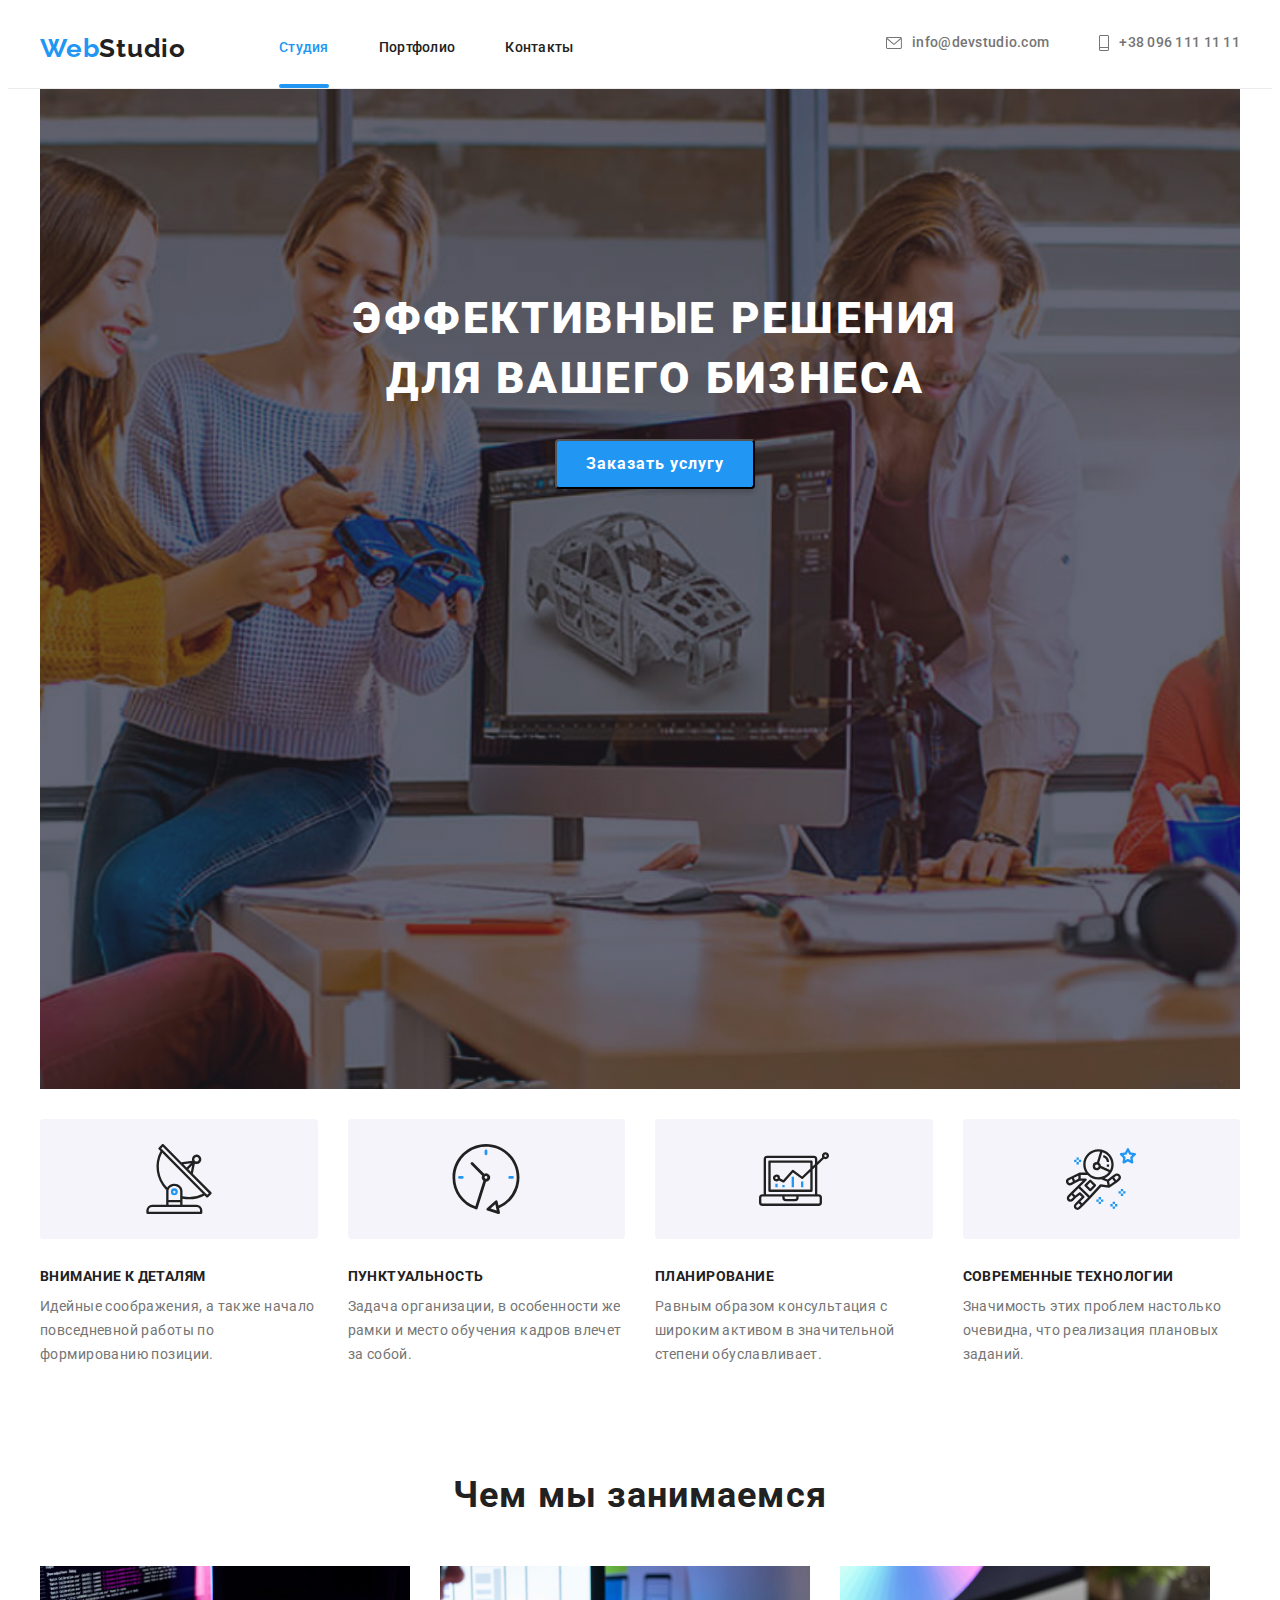
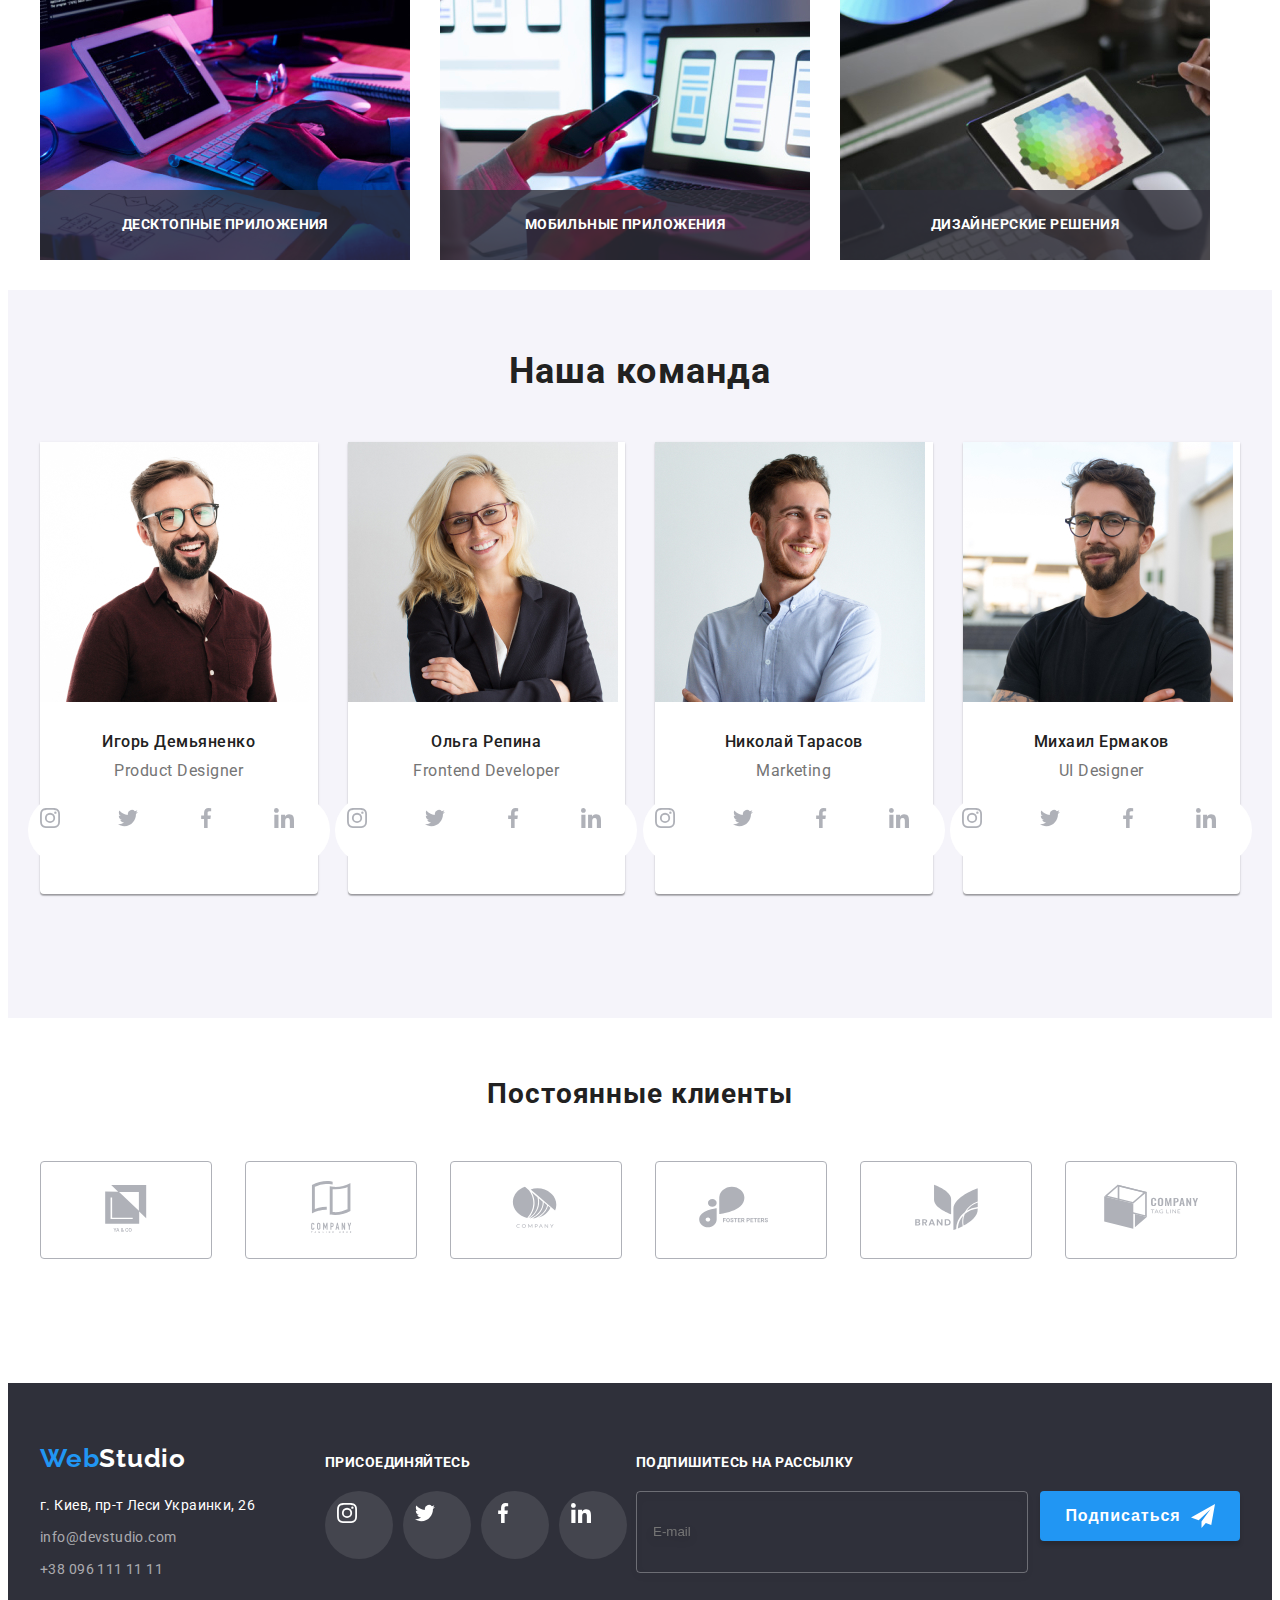
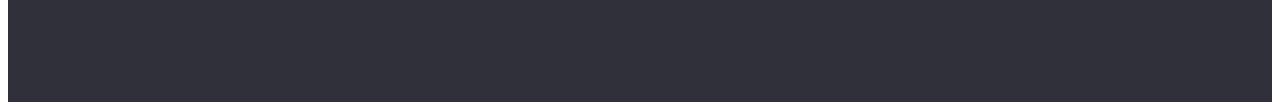
<file: index.html>
<!DOCTYPE html>
<html lang="ru">

<head>
    <meta charset="UTF-8">
    <meta http-equiv="X-UA-Compatible" content="IE=edge">
    <meta name="viewport" content="width=device-width, initial-scale=1.0">
    <title>Главная страница</title>
    <link rel="preconnect" href="https://fonts.googleapis.com">
    <link rel="preconnect" href="https://fonts.gstatic.com" crossorigin>
    <link rel="preconnect" href="https://fonts.googleapis.com">
    <link rel="preconnect" href="https://fonts.gstatic.com" crossorigin>
    <link href="https://fonts.googleapis.com/css2?family=Raleway:wght@700&family=Roboto:wght@400;500;700;900&display=swap"
        rel="stylesheet">
<link rel="stylesheet" href="https://cdnjs.cloudflare.com/ajax/libs/modern-normalize/1.1.0/modern-normalize.min.css"
    integrity="sha512-wpPYUAdjBVSE4KJnH1VR1HeZfpl1ub8YT/NKx4PuQ5NmX2tKuGu6U/JRp5y+Y8XG2tV+wKQpNHVUX03MfMFn9Q=="
    crossorigin="anonymous" referrerpolicy="no-referrer" />
    <link rel="stylesheet" href="./css/main.min.css" />
</head>

<body>
    <!-- Шапка сайта-->
   <header class="header">
      <div class="container header-flex">
<nav class="header-navigation">
    <a href="index.html" class="logo link"> Web<span class="logo__studio logo__studio--color-black">Studio</span> </a>
<ul class="header-list list">
    <li class="header-list__item"> <a href="index.html" class="header-list__link link current-index"> Студия</a></li>
    <li class="header-list__item"> <a href="portfolio.html" class="header-list__link link"> Портфолио</a></li>
    <li class="header-list__item"> <a href="" class="header-list__link link"> Контакты</a></li>
</ul>
  </nav>
<ul class="auth-nav list">
    <li class="auth-nav__item"> 
        <a href="mailto:info@devstudio.com" class="auth-nav__mail link">
        <svg class="envelope-icon" width="16px" height="12px">
            <use href="./images/symbol-defs.svg#envelope">
            </use>
        </svg>
        info@devstudio.com </a></li>
    <li class="auth-nav__item"> <a href="tel:+380961111111" class="auth-nav__tel link">
        <svg class="tel-icon" width="10px" height="16px">
            <use href="./images/symbol-defs.svg#vector">
            </use>
        </svg>
        +38 096 111 11 11</a></li>
</ul>
<div class="mob-nav container">
    <a href="index.html" class="logo link"> Web<span class="logo__studio logo__studio--color-black">Studio</span> </a>
    <button type="button" class="menu-open-btn" data-menu-open>
        <svg class="mob-menu__close-icon" width="24px" height="16px">
            <use href="./images/symbol-defs.svg#menu-open-btn"></use>
        </svg>
    </button>
</div>
      </div>
     
        <div class="mob-menu container mob-flex is-hidden" data-menu>
            <button type="button" class="menu-close-btn" data-menu-close>
                    <svg class="mob-menu__close-icon" width="19px" height="19px">
                        <use href="./images/symbol-defs.svg#close"></use>
                    </svg>
            </button>
            <ul class="mob-menu-list list">
                <li class="mob-menu-list__item"> <a href="index.html" class="mob-menu-list__link link current"> Студия</a></li>
                <li class="mob-menu-list__item"> <a href="portfolio.html" class="mob-menu-list__link link"> Портфолио</a></li>
                <li class="mob-menu-list__item"> <a href="" class="mob-menu-list__link link"> Контакты</a></li>
            </ul>
            <ul class="mob-auth-nav list">
             <li class="mob-auth-nav__item"> <a href="tel:+380961111111" class="mob-auth-nav__tel link">
                +38 096 111 11 11</a></li>
                <li class="mob-auth-nav__item">
                    <a href="mailto:info@devstudio.com" class="mob-auth-nav__mail link">
                            info@devstudio.com </a>
                </li>

            </ul>
            <ul class="mob-social-list list">
                <li class="mob-social-list__item">Instagram <span class="mob-social-list__line">|</span></li>
                <li class="mob-social-list__item">Twitter <span class="mob-social-list__line">|</span></li>
                <li class="mob-social-list__item">Facebook <span class="mob-social-list__line">|</span></li>
                <li class="mob-social-list__item">LinkedIn</li>
            </ul>
        </div>
    </header>
    <!--створити div для банера -->
    <main>
   <section class="section hero">
            <div class="container">
<h1 class="hero__title">Эффективные решения <br /> для вашего бизнеса</h1>
<button type="button" class="hero__button" data-modal-open> Заказать услугу</button>
            </div>
        </section>
        <!--Секции-->
        <!-- Приховати заголовок нижче 'Особенности'-->
        <section class="section benefits">
            <div class="container">
<h2 class="visually-hidden"> Особенности</h2>
<ul class="benefits-list list">
    <li class="benefits-list__item icon-antenna">
        <h3 class="benefits-list__item-title">Внимание к деталям</h3>
        <p class="benefits-list__text">Идейные соображения, а также начало повседневной работы по формированию позиции.</p>
    </li>
    <li class="benefits-list__item icon-clock">
        <h3 class="benefits-list__item-title">Пунктуальность</h3>
        <p class="benefits-list__text">Задача организации, в особенности же рамки и место обучения кадров влечет за собой.</p>
    </li>
    <li class="benefits-list__item icon-diagram">
        <h3 class="benefits-list__item-title">Планирование</h3>
        <p class="benefits-list__text">Равным образом консультация с широким активом в значительной степени обуславливает.</p>
    </li>
    <li class="benefits-list__item icon-astronaut">
        <h3 class="benefits-list__item-title">Современные технологии</h3>
        <p class="benefits-list__text">Значимость этих проблем настолько очевидна, что реализация плановых заданий.</p>
    </li>
</ul>
            </div>
        </section>
       <section class="products">
            <div class="container">
<h2 class="products__title"> Чем мы занимаемся</h2>
<ul class="products-list list">
    <li class="products-list__item">
        <picture>
            <source srcset="./images/products/comp-1x.jpg 1x, 
                    ./images/products/comp-2x.jpg 2x" media="(min-width: 1200px)" 
                    />
                <img src="./images/comp.jpg" alt="Програмирование" width="370" height="294">
        </picture>
       
       <div class="products-list__box"> <p class="products-list__text"> Десктопные приложения</p>
</div>
    </li>
    <li class="products-list__item">
        <picture>
            <source srcset="./images/products/apps-1x.jpg 1x, 
                            ./images/products/apps-2x.jpg 2x" media="(min-width: 1200px)" />
        <img src="./images/apps.jpg" alt="Мобильные приложения" width="370" height="294">
        </picture>
        
    <div class="products-list__box"> <p class="products-list__text"> Мобильные приложения</p>
    </div>
</li>
    <li class="products-list__item">
        <picture>
            <source srcset="./images/products/design-1x.jpg 1x, 
                                    ./images/products/design-2x.jpg 2x" media="(min-width: 1200px)" />
        <img src="./images/design.jpg" alt="Дизайн" width="370" height="294">
        </picture>
        
<div class="products-list__box"><p class="products-list__text"> Дизайнерские решения</p>
</div>
</li>
</ul>
            </div>
        </section>
        <section class="team">
            <div class="container">
<h2 class="team__title"> Наша команда</h2>
<ul class="team-list list">
    <li class="team-item">
        <picture>
            <source srcset="./images/team/ihor-1x.jpg 1x, 
            ./images/team/ihor-2x.jpg 2x"
            media="(min-width: 1200px)"/>
            <source srcset="./images/team/ihor-tab-1x.jpg 1x, 
             ./images/team/ihor-tab-2x.jpg 2x" 
             media="(min-width: 768px)" />
            <source srcset="./images/team/ihor-mob-1x.jpg 1x, 
            ./images/team/ihor-mob-2x.jpg 2x" 
            media="(min-width: 480px)" />
            <img src="./images/ihor.jpg" alt="Фото Игорь Демьяненко">
        </picture>
     
        <div class="card-team">
            <h3 class="card-team__title">Игорь Демьяненко</h3>
            <p lang="en" class="card-team__text"> Product Designer</p>
            <ul class="social list">
                <li class="social__item"> 
                    <a href="" class="social__link social__link--colors-on-light"> 
                    <svg class="social__icon" width="20px" height="20px">
                        <use href="./images/symbol-defs.svg#instagram"></use>
                    </svg>
                </a>
            </li>
                <li class="social__item">
<a href="" class="social__link social__link--colors-on-light">
    <svg class="social__icon" width="20px" height="20px">
        <use href="./images/symbol-defs.svg#twitter"></use>
    </svg>
</a>
                </li>
                <li class="social__item">
                    <a href="" class="social__link social__link--colors-on-light">
                        <svg class="social__icon" width="20px" height="20px">
                            <use href="./images/symbol-defs.svg#facebook"></use>
                        </svg>
                    </a>
                </li>
                <li class="social__item">
                    <a href="" class="social__link social__link--colors-on-light">
                        <svg class="social__icon" width="20px" height="20px">
                            <use href="./images/symbol-defs.svg#linkedin"></use>
                        </svg>
                    </a>
                </li>
            </ul>
        </div>
    
    <li class="team-item">
        <picture>
            <source srcset="./images/team/olha-1x.jpg 1x, 
                    ./images/team/olha-2x.jpg 2x" media="(min-width: 1200px)" />
            <source srcset="./images/team/olha-tab-1x.jpg 1x, 
                     ./images/team/olha-tab-2x.jpg 2x" media="(min-width: 768px)" />
            <source srcset="./images/team/olha-mob-1x.jpg 1x, 
                    ./images/team/olha-mob-2x.jpg 2x" media="(min-width: 480px)" />
            <img src="./images/olha.jpg" alt="Фото льга Репина">
        </picture>
        <div class="card-team">
<h3 class="card-team__title"> Ольга Репина</h3>
<p lang="en" class="card-team__text"> Frontend Developer</p>
<ul class="social list">
    <li class="social__item">
        <a href="" class="social__link social__link--colors-on-light">
            <svg class="social__icon" width="20px" height="20px">
                <use href="./images/symbol-defs.svg#instagram"></use>
            </svg>
        </a>
    </li>
    <li class="social__item">
        <a href="" class="social__link social__link--colors-on-light">
            <svg class="social__icon" width="20px" height="20px">
                <use href="./images/symbol-defs.svg#twitter"></use>
            </svg>
        </a>
    </li>
    <li class="social__item">
        <a href="" class="social__link social__link--colors-on-light">
            <svg class="social__icon" width="20px" height="20px">
                <use href="./images/symbol-defs.svg#facebook"></use>
            </svg>
        </a>
    </li>
    <li class="social__item">
        <a href="" class="social__link social__link--colors-on-light">
            <svg class="social__icon" width="20px" height="20px">
                <use href="./images/symbol-defs.svg#linkedin"></use>
            </svg>
        </a>
    </li>
</ul>
</div>
       
    </li>
    <li class="team-item">
            <picture>
                <source srcset="./images/team/nikola-1x.jpg 1x, 
                                ./images/team/nikola-2x.jpg 2x" media="(min-width: 1200px)" />
                <source srcset="./images/team/nikola-tab-1x.jpg 1x, 
                                 ./images/team/nikola-tab-2x.jpg 2x" media="(min-width: 768px)" />
                <source srcset="./images/team/nikola-mob-1x.jpg 1x, 
                                ./images/team/nikola-mob-2x.jpg 2x" media="(min-width: 480px)" />
    <img src="./images/nikola.jpg" alt="Фото Николай Тарасов">
            </picture>
        
        <div class="card-team">
        <h3 class="card-team__title">Николай Тарасов </h3>
        <p lang="en" class="card-team__text"> Marketing </p>
    <ul class="social list">
        <li class="social__item">
            <a href="" class="social__link social__link--colors-on-light">
                <svg class="social__icon" width="20px" height="20px">
                    <use href="./images/symbol-defs.svg#instagram"></use>
                </svg>
            </a>
        </li>
        <li class="social__item">
            <a href="" class="social__link social__link--colors-on-light">
                <svg class="social__icon" width="20px" height="20px">
                    <use href="./images/symbol-defs.svg#twitter"></use>
                </svg>
            </a>
        </li>
        <li class="social__item">
            <a href=""  class="social__link social__link--colors-on-light">
                <svg class="social__icon" width="20px" height="20px">
                    <use href="./images/symbol-defs.svg#facebook"></use>
                </svg>
            </a>
        </li>
        <li class="social__item">
            <a href="" class="social__link social__link--colors-on-light">
                <svg class="social__icon" width="20px" height="20px">
                    <use href="./images/symbol-defs.svg#linkedin"></use>
                </svg>
            </a>
        </li>
    </ul>
    </div>
       
    </li>
    <li class="team-item">
        <picture>
            <source srcset="./images/team/mihail-1x.jpg 1x, 
                                        ./images/team/mihail-2x.jpg 2x" media="(min-width: 1200px)" />
            <source srcset="./images/team/mihail-tab-1x.jpg 1x, 
                                         ./images/team/mihail-tab-2x.jpg 2x" media="(min-width: 768px)" />
            <source srcset="./images/team/mihail-mob-1x.jpg 1x, 
                                        ./images/team/mihail-mob-2x.jpg 2x" media="(min-width: 480px)" />
        <img src="./images/mihail.jpg" alt="Фото Михаил Ермаков">
        </picture>
        
        <div class="card-team">
                <h3 class="card-team__title"> Михаил Ермаков</h3>
                <p lang="en" class="card-team__text">UI Designer </p>
        <ul class="social list">
            <li class="social__item">
                <a href="" class="social__link social__link--colors-on-light">
                    <svg class="social__icon" width="20px" height="20px">
                        <use href="./images/symbol-defs.svg#instagram"></use>
                    </svg>
                </a>
            </li>
            <li class="social__item">
                <a href="" class="social__link social__link--colors-on-light">
                    <svg class="social__icon" width="20px" height="20px">
                        <use href="./images/symbol-defs.svg#twitter"></use>
                    </svg>
                </a>
            </li>
            <li class="social__item">
                <a href="" class="social__link social__link--colors-on-light">
                    <svg class="social__icon" width="20px" height="20px">
                        <use href="./images/symbol-defs.svg#facebook"></use>
                    </svg>
                </a>
            </li>
            <li class="social__item">
                <a href="" class="social__link social__link--colors-on-light">
                    <svg class="social__icon" width="20px" height="20px">
                        <use href="./images/symbol-defs.svg#linkedin"></use>
                    </svg>
                </a>
            </li>
        </ul>
            </div>
    </li>
</ul>
</div>
        </section>
    <section class="section clients">
            <div class="container">
                <h2 class="clients__title"> Постоянные клиенты  </h2>
                <ul class="clients__list list">
                    <li class="clients__item"> 
                        <a href="" class="clients__link">
                    <svg class="clients__icon" width="170px" height="92px">
                    <use href="./images/symbol-defs.svg#clienta"> </use>
                    </svg>
                        </a>
                    </li>
                     <li class="clients__item">
                            <a href="" class="clients__link">
                                <svg class="clients__icon" width="170px" height="92px">
                                    <use href="./images/symbol-defs.svg#clientb"> </use>
                                </svg>
                            </a>
                        </li>
                            <li class="clients__item">
                                <a href="" class="clients__link">
                                    <svg class="clients__icon" width="170px" height="92px">
                                        <use href="./images/symbol-defs.svg#clientc"> </use>
                                    </svg>
                                </a>
                            </li>
                                <li class="clients__item">
                                    <a href="" class="clients__link">
                                        <svg class="clients__icon" width="170px" height="92px">
                                            <use href="./images/symbol-defs.svg#clientd"> </use>
                                        </svg>
                                    </a>
                                </li>
                                    <li class="clients__item">
                                        <a href="" class="clients__link">
                                            <svg class="clients__icon" width="170px" height="92px">
                                                <use href="./images/symbol-defs.svg#cliente"> </use>
                                            </svg>
                                        </a>
                                    </li>
                                        <li class="clients__item">
                                            <a href="" class="clients__link">
                                                <svg class="clients__icon" width="170px" height="92px">
                                                    <use href="./images/symbol-defs.svg#clientf"> </use>
                                                </svg>
                                            </a>
                                        </li>
                </ul>
            </div>
        </section>
    </main>
    <!-- Футер-->
 <footer class="footer">
        <div class="footer-flex container">
<div class="tab-footer-flex">
    <div class="address-menu">
        <a href="index.html" class="logo link"> Web<span class="logo__studio logo__studio--color-white">Studio</span> </a>
        <address class="contacts">
            <ul class="contacts-list list">
                <li class="contacts-list__item"> <a href="" class="contacts-list__link link"> г. Киев, пр-т Леси Украинки,
                        26 </a></li>
                <li class="contacts-list__item"> <a href="mailto:info@devstudio.com"
                        class="contacts-list__mail-link link">info@devstudio.com</a></li>
                <li class="contacts-list__item"> <a href="tel:+380961111111" class="contacts-list__tel-link link">+38 096
                        111 11 11</a>
                </li>
            </ul>
        </address>
    </div>
    <div class="social-menu">
        <h3 class="social-menu__title">
            Присоединяйтесь
        </h3>
        <ul class="social footer-social list">
            <li class="social__item">
                <a href="" class="social__link social__link--colors-on-dark">
                    <svg class="social__icon" width="20px" height="20px">
                        <use href="./images/symbol-defs.svg#instagram"></use>
                    </svg>
                </a>
            </li>
            <li class="social__item">
                <a href="" class="social__link social__link--colors-on-dark">
                    <svg class="social__icon" width="20px" height="20px">
                        <use href="./images/symbol-defs.svg#twitter"></use>
                    </svg>
                </a>
            </li>
            <li class="social__item">
                <a href="" class="social__link social__link--colors-on-dark">
                    <svg class="social__icon" width="20px" height="20px">
                        <use href="./images/symbol-defs.svg#facebook"></use>
                    </svg>
                </a>
            </li>
            <li class="social__item">
                <a href="" class="social__link social__link--colors-on-dark">
                    <svg class="social__icon" width="20px" height="20px">
                        <use href="./images/symbol-defs.svg#linkedin"></use>
                    </svg>
                </a>
            </li>
        </ul>
    </div>
</div>
<form class="footer-form">
    <label for="mail-footer" class="footer-form__title">Подпишитесь на рассылку</label>
    <div class="footer-distribution">
        <input type="email" name="mail-footer" class="footer-form__mail" placeholder="E-mail"/>
    <button type="submit" class="follow-button">Подписаться
        <svg class="follow-icon" width="24" height="24">
            <use href="./images/symbol-defs.svg#icon-send"></use>
        </svg>
    </button>
 </div>
</form>
</div>
 </footer>
    <!--Модалка для замовлення-->
 <div class="backdrop is-hidden" data-modal>
        <div class="modal">
            <button class="modal__close" data-modal-close>
                <svg class="modal__close-icon" width="18px" height="18px">
                    <use href="./images/symbol-defs.svg#close"></use>
                </svg>
            </button>
            <form action="#" class="modal__form">
                <p class="modal__title"> Оставьте свои данные, мы вам перезвоним </p>
<div class="modal__form-field">
    <label for="name" class="modal__form-lable"> Имя <label />
        <div class="modal__align-icon">
            <input type="text" class="modal__form-input" name="name" id="name" />
        <svg class="modal__form-icon" width="18px" height="18px">
            <use href="./images/symbol-defs.svg#person-form"></use>
        </svg>
    </div>
 </div>
<div class="modal__form-field">
    <label for="tel" class="modal__form-lable"> Телефон <label />
        <div class="modal__align-icon">
            <input type="tel" class="modal__form-input" name="tel" id="tel" />
        <svg class="modal__form-icon" width="18px" height="18px">
            <use href="./images/symbol-defs.svg#phone-form"></use>
        </svg>
    </div>   
</div>
<div class="modal__form-field">
    <label for="email" class="modal__form-lable"> Почта <label />
        <div class="modal__align-icon">
            <input type="email" class="modal__form-input" name="email" id="email" />
        <svg class="modal__form-icon" width="18px" height="18px">
            <use href="./images/symbol-defs.svg#email-form"></use>
        </svg>
    </div>
        
    </div>
<div class="modal__form-field">
    <label for="comment" class="modal__form-lable"> Комментарий <label />
  <textarea class="modal__comment" name="comment" id="comment" rows="5" placeholder="Введите текст"></textarea>
  </div>
  <label class="checkbox">
      <input class="checkbox__input" type="checkbox" name="agree" value="agree"/>
      <span class="checkbox__icon"> </span>
    Соглашаюсь с рассылкой и принимаю  <span class="checkbox__contract"> Условия договора</span>
  </label>
    <button type="submit" class="modal__form-button">Отправить</button>
            </form>
        </div>
    </div>
    <script src="./js/modal.js"></script>
    <script src="./js/menu.js"></script>
</body>
</html>
</file>
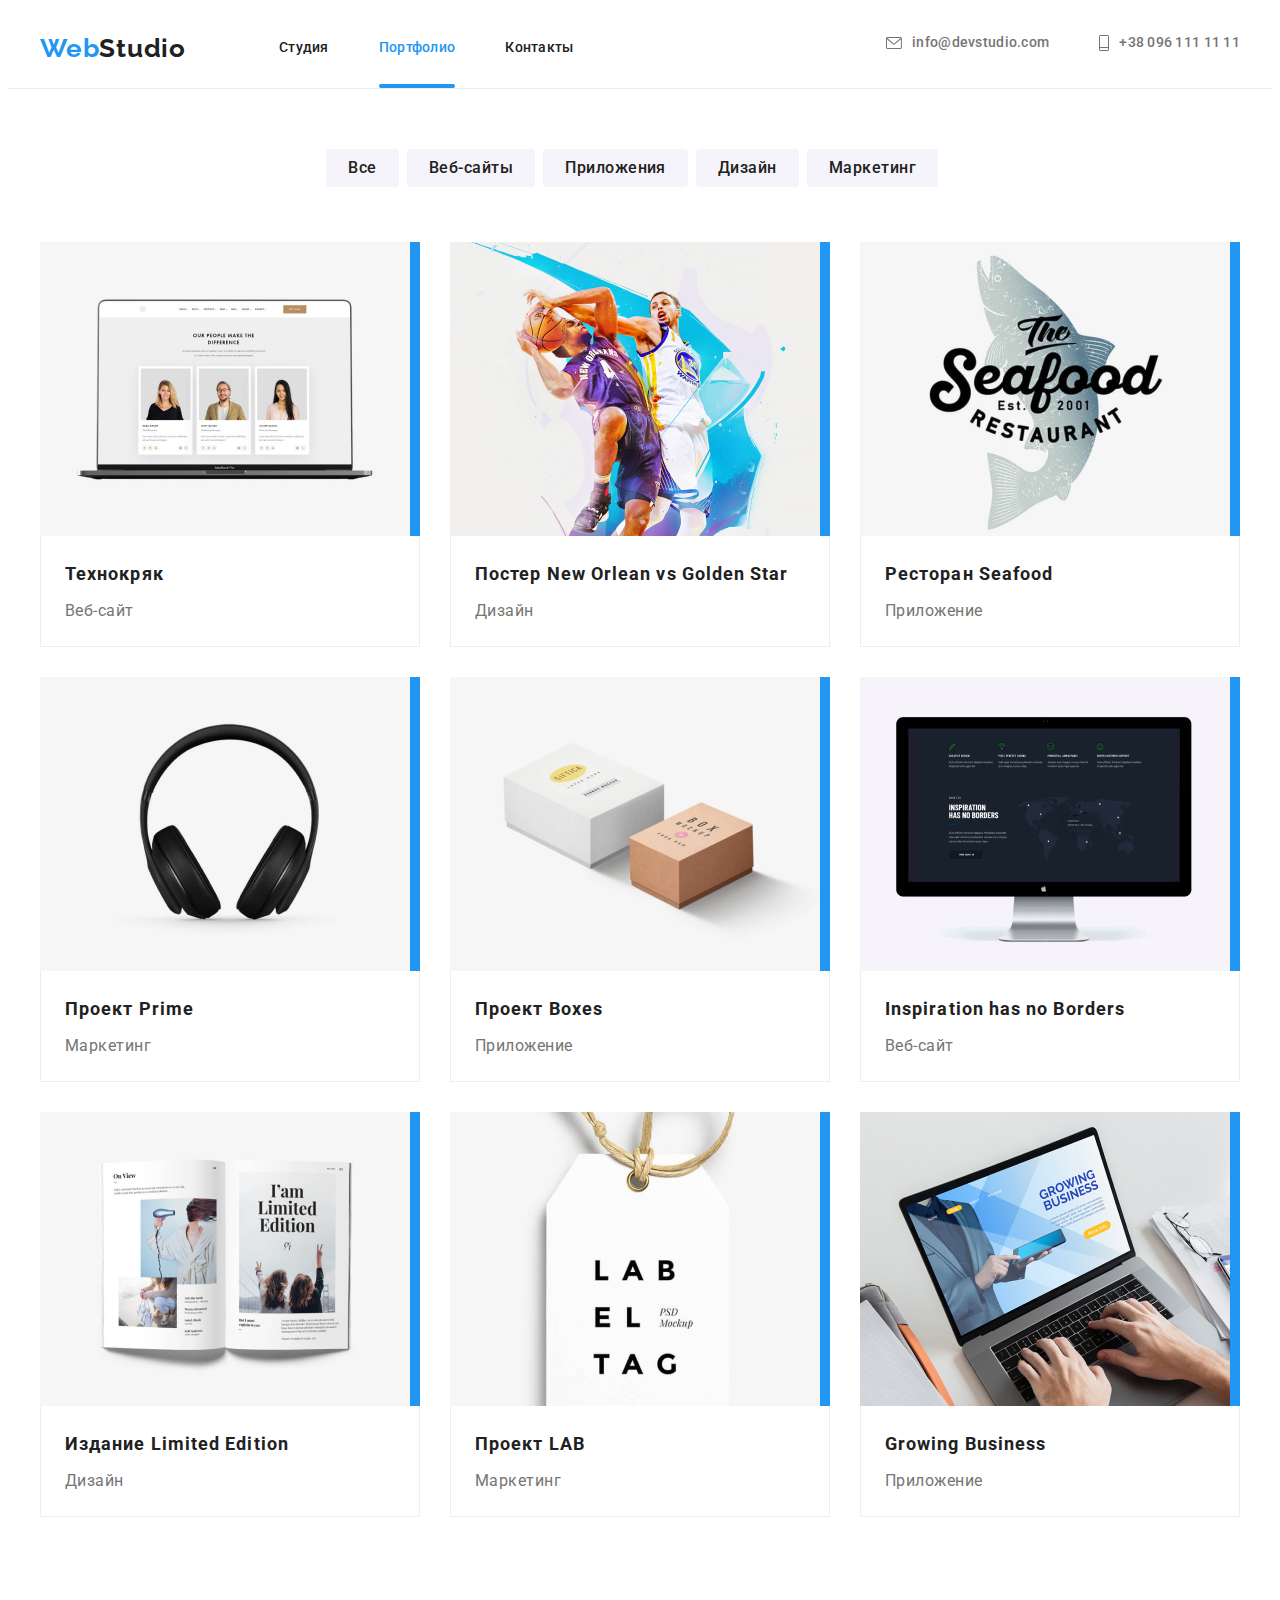
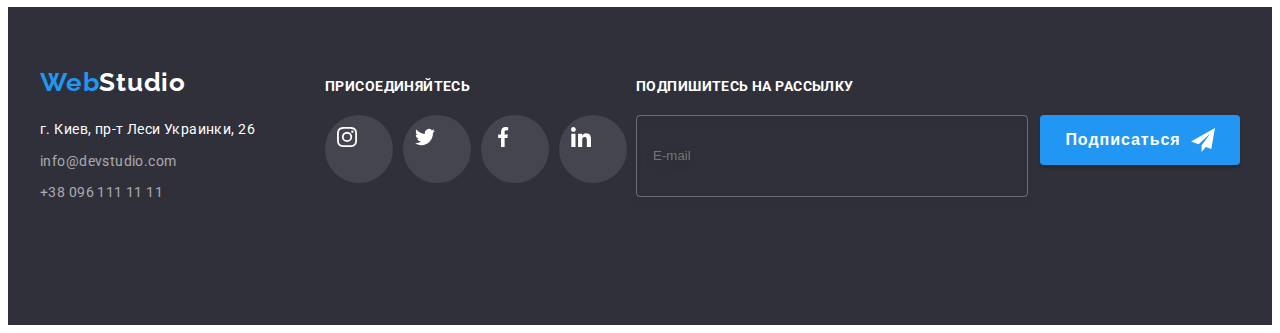
<file: portfolio.html>
<!DOCTYPE html>
<html lang="ru">

<head>
    <meta charset="UTF-8">
    <meta http-equiv="X-UA-Compatible" content="IE=edge">
    <meta name="viewport" content="width=device-width, initial-scale=1.0">
    <title>Портфолио</title>
    <link rel="preconnect" href="https://fonts.googleapis.com">
    <link rel="preconnect" href="https://fonts.gstatic.com" crossorigin>
<link rel="preconnect" href="https://fonts.googleapis.com">
<link rel="preconnect" href="https://fonts.gstatic.com" crossorigin>
<link href="https://fonts.googleapis.com/css2?family=Raleway:wght@700&family=Roboto:wght@400;500;700;900&display=swap"
    rel="stylesheet">
    <link rel="stylesheet" href="https://cdnjs.cloudflare.com/ajax/libs/modern-normalize/1.1.0/modern-normalize.min.css"
        integrity="sha512-wpPYUAdjBVSE4KJnH1VR1HeZfpl1ub8YT/NKx4PuQ5NmX2tKuGu6U/JRp5y+Y8XG2tV+wKQpNHVUX03MfMFn9Q=="
        crossorigin="anonymous" referrerpolicy="no-referrer" />
    <link rel="stylesheet" href="./css/main.min.css"/>
</head>
<body>
<header class="header">
    <div class="container header-flex">
        <nav class="header-navigation">
            <a href="index.html" class="logo link"> Web<span
                    class="logo__studio logo__studio--color-black">Studio</span> </a>
            <ul class="header-list list">
                <li class="header-list__item"> <a href="index.html" class="header-list__link link ">
                        Студия</a></li>
                <li class="header-list__item"> <a href="portfolio.html" class="header-list__link current-portfolio link"> Портфолио</a>
                </li>
                <li class="header-list__item"> <a href="" class="header-list__link link"> Контакты</a></li>
            </ul>
        </nav>
        <ul class="auth-nav list">
            <li class="auth-nav__item">
                <a href="mailto:info@devstudio.com" class="auth-nav__mail link">
                    <svg class="envelope-icon" width="16px" height="12px">
                        <use href="./images/symbol-defs.svg#envelope">
                        </use>
                    </svg>
                    info@devstudio.com </a>
            </li>
            <li class="auth-nav__item"> <a href="tel:+380961111111" class="auth-nav__tel link">
                    <svg class="tel-icon" width="10px" height="16px">
                        <use href="./images/symbol-defs.svg#vector">
                        </use>
                    </svg>
                    +38 096 111 11 11</a></li>
        </ul>
        <div class="mob-nav container">
            <a href="index.html" class="logo link"> Web<span
                    class="logo__studio logo__studio--color-black">Studio</span> </a>
            <button type="button" class="menu-open-btn" data-menu-open>
                <svg class="mob-menu__close-icon" width="24px" height="16px">
                    <use href="./images/symbol-defs.svg#menu-open-btn"></use>
                </svg>
            </button>
        </div>
    </div>

    <div class="mob-menu container mob-flex is-hidden" data-menu>
        <button type="button" class="menu-close-btn" data-menu-close>
            <svg class="mob-menu__close-icon" width="19px" height="19px">
                <use href="./images/symbol-defs.svg#close"></use>
            </svg>
        </button>
        <ul class="mob-menu-list list">
            <li class="mob-menu-list__item"> <a href="index.html" class="mob-menu-list__link link current"> Студия</a>
            </li>
            <li class="mob-menu-list__item"> <a href="portfolio.html" class="mob-menu-list__link link"> Портфолио</a>
            </li>
            <li class="mob-menu-list__item"> <a href="" class="mob-menu-list__link link"> Контакты</a></li>
        </ul>
        <ul class="mob-auth-nav list">
            <li class="mob-auth-nav__item"> <a href="tel:+380961111111" class="mob-auth-nav__tel link">
                    +38 096 111 11 11</a></li>
            <li class="mob-auth-nav__item">
                <a href="mailto:info@devstudio.com" class="mob-auth-nav__mail link">
                    info@devstudio.com </a>
            </li>

        </ul>
        <ul class="mob-social-list list">
            <li class="mob-social-list__item">Instagram <span class="mob-social-list__line">|</span></li>
            <li class="mob-social-list__item">Twitter <span class="mob-social-list__line">|</span></li>
            <li class="mob-social-list__item">Facebook <span class="mob-social-list__line">|</span></li>
            <li class="mob-social-list__item">LinkedIn</li>
        </ul>
    </div>
</header>

<main>
    <section class="section portfolio">
        <div class="container">
<ul class="portfolio__list list">
    <li class="portfolio__item"> <button type="button" class="portfolio__button">Все </button></li>
    <li class="portfolio__item"> <button type="button" class="portfolio__button">Веб-сайты </button> </li>
    <li class="portfolio__item"><button type="button" class="portfolio__button">Приложения </button> </li>
    <li class="portfolio__item"><button type="button" class="portfolio__button">Дизайн </button> </li>
    <li class="portfolio__item"> <button type="button" class="portfolio__button"> Маркетинг</button></li>
</ul>
<ul class="projects-list list">
    <li class="projects-list__item">    
       <div class="overlay">
        <picture>
            <source srcset="./images/projects/techsite-1x.jpg 1x, 
                    ./images/projects/techsite-2x.jpg 2x" media="(min-width: 1200px)" />
            <source srcset="./images/projects/techsite-tab-1x.jpg 1x, 
                     ./images/projects/techsite-tab-2x.jpg 2x" media="(min-width: 768px)" />
            <source srcset="./images/projects/techsite-mob-1x.jpg 1x, 
                    ./images/projects/techsite-mob-2x.jpg 2x" media="(min-width: 480px)" />
            <img src="./images/techsite.jpg" alt="Картинка сайта">
        </picture>

        <p class="overlay__text">
            Технокряк это современная площадка распространения коронавируса. Компании используют эту платформу для цифрового
            шпионажа и атак на защищённые сервера конкурентов.
        </p>
</div>
        <div class="card">
         <h3 class="card__title"> Технокряк</h3>
        <p class="card__text card__text-web"> Веб-сайт
             
        </p>
        </div>
    </li>
    <li class="projects-list__item">
        <div class="overlay">
            <picture>
                <source srcset="./images/projects/neworlean-1x.jpg 1x, 
                                ./images/projects/neworlean-2x.jpg 2x" media="(min-width: 1200px)" />
                <source srcset="./images/projects/neworlean-tab-1x.jpg 1x, 
                                 ./images/projects/neworlean-tab-2x.jpg 2x" media="(min-width: 768px)" />
                <source srcset="./images/projects/neworlean-mob-1x.jpg 1x, 
                                ./images/projects/neworlean-mob-2x.jpg 2x" media="(min-width: 480px)" />
            <img src="./images/neworlean.jpg" alt="Постер New Orlean">
            </picture>
        
            <p class="overlay__text">
                Технокряк это современная площадка распространения коронавируса. Компании используют эту платформу для цифрового
                шпионажа и атак на защищённые сервера конкурентов.
            </p>
        </div>
        
        <div class="card">
        <h3 class="card__title"> Постер New Orlean vs Golden Star</h3>
        <p class="card__text"> Дизайн </p>
        </div>
    </li>
    <li class="projects-list__item">
        <div class="overlay">
            <picture>
                <source srcset="./images/projects/seafood-1x.jpg 1x, 
                                            ./images/projects/seafood-2x.jpg 2x" media="(min-width: 1200px)" />
                <source srcset="./images/projects/seafood-tab-1x.jpg 1x, 
                                             ./images/projects/seafood-tab-2x.jpg 2x" media="(min-width: 768px)" />
                <source srcset="./images/projects/seafood-mob-1x.jpg 1x, 
                                            ./images/projects/seafood-mob-2x.jpg 2x" media="(min-width: 480px)" />
                <img src="./images/seafood.jpg" alt="Логотип ресторана">
            </picture>
           
            <p class="overlay__text">
                Технокряк это современная площадка распространения коронавируса. Компании используют эту платформу для цифрового
                шпионажа и атак на защищённые сервера конкурентов.
            </p>
        </div>
       
        <div class="card">
        <h3 class="card__title"> Ресторан Seafood</h3>
        <p class="card__text"> Приложение </p>
        </div>
    </li>
    <li class="projects-list__item">
        <div class="overlay">
        <picture>
            <source srcset="./images/projects/prime-1x.jpg 1x, 
                                                    ./images/projects/prime-2x.jpg 2x" media="(min-width: 1200px)" />
            <source srcset="./images/projects/prime-tab-1x.jpg 1x, 
                                                     ./images/projects/prime-tab-2x.jpg 2x" media="(min-width: 768px)" />
            <source srcset="./images/projects/prime-mob-1x.jpg 1x, 
                                                    ./images/projects/prime-mob-2x.jpg 2x" media="(min-width: 480px)" />
        <img src="./images/prime.jpg" alt="Картинка наушников">
        </picture>
           
            <p class="overlay__text">
                Технокряк это современная площадка распространения коронавируса. Компании используют эту платформу для цифрового
                шпионажа и атак на защищённые сервера конкурентов.
            </p>
        </div>
    
        <div class="card">
        <h3 class="card__title"> Проект Prime</h3>
        <p class="card__text"> Маркетинг </p>
        </div>
    </li>
    <li class="projects-list__item">
        <div class="overlay">
            <picture>
                <source srcset="./images/projects/boxes-1x.jpg 1x, 
                                                                ./images/projects/boxes-2x.jpg 2x" media="(min-width: 1200px)" />
                <source srcset="./images/projects/boxes-tab-1x.jpg 1x, 
                                                                 ./images/projects/boxes-tab-2x.jpg 2x"
                    media="(min-width: 768px)" />
                <source srcset="./images/projects/boxes-mob-1x.jpg 1x, 
                                                                ./images/projects/boxes-mob-2x.jpg 2x"
                    media="(min-width: 480px)" />
                <img src="./images/boxes.jpg" alt="Картинка коробки">
            </picture>
           
            <p class="overlay__text">
                Технокряк это современная площадка распространения коронавируса. Компании используют эту платформу для цифрового
                шпионажа и атак на защищённые сервера конкурентов.
            </p>
        </div>
      
        <div class="card">
        <h3 class="card__title"> Проект Boxes</h3>
            <p class="card__text"> Приложение </p>
        </div>
    </li>
    <li class="projects-list__item">
        <div class="overlay">
        <picture>
            <source srcset="./images/projects/inspiration-1x.jpg 1x, 
                      ./images/projects/inspiration-2x.jpg 2x"
                media="(min-width: 1200px)" />
            <source srcset="./images/projects/inspiration-tab-1x.jpg 1x, 
                  ./images/projects/inspiration-tab-2x.jpg 2x"
                media="(min-width: 768px)" />
            <source srcset="./images/projects/inspiration-mob-1x.jpg 1x, 
                ./images/projects/inspiration-mob-2x.jpg 2x"
                media="(min-width: 480px)" />
            <img src="./images/inspiration.jpg" alt="Картинка компа">
        </picture>
            
            <p class="overlay__text">
                Технокряк это современная площадка распространения коронавируса. Компании используют эту платформу для цифрового
                шпионажа и атак на защищённые сервера конкурентов.
            </p>
        </div>
       
        <div class="card">
        <h3 class="card__title"> Inspiration has no Borders</h3>
        <p class="card__text"> Веб-сайт</p>
        </div>
    </li>
    <li class="projects-list__item">
        <div class="overlay">
        <picture>
            <source srcset="./images/projects/limitededition-1x.jpg 1x, 
               ./images/projects/limitededition-2x.jpg 2x" media="(min-width: 1200px)" />
            <source srcset="./images/projects/limitededition-tab-1x.jpg 1x, 
               ./images/projects/limitededition-tab-2x.jpg 2x" media="(min-width: 768px)" />
            <source srcset="./images/projects/limitededition-mob-1x.jpg 1x, 
               ./images/projects/limitededition-mob-2x.jpg 2x" media="(min-width: 480px)" />
            <img src="./images/limitededition.jpg" alt="Картинка книги">
        </picture>
       
            <p class="overlay__text">
                Технокряк это современная площадка распространения коронавируса. Компании используют эту платформу для цифрового
                шпионажа и атак на защищённые сервера конкурентов.
            </p>
        </div>
       
        <div class="card">
        <h3 class="card__title"> Издание Limited Edition</h3>
        <p class="card__text"> Дизайн</p>
        </div>
    </li>
    <li class="projects-list__item">
        <div class="overlay">
            <picture>
                <source srcset="./images/projects/lab-1x.jpg 1x, 
                           ./images/projects/lab-2x.jpg 2x" media="(min-width: 1200px)" />
                <source srcset="./images/projects/lab-tab-1x.jpg 1x, 
                           ./images/projects/lab-tab-2x.jpg 2x" media="(min-width: 768px)" />
                <source srcset="./images/projects/lab-mob-1x.jpg 1x, 
                           ./images/projects/lab-mob-2x.jpg 2x" media="(min-width: 480px)" />
                <img src="./images/lab.jpg" alt="Картинка логотипа">
            </picture>
            <p class="overlay__text">
                Технокряк это современная площадка распространения коронавируса. Компании используют эту платформу для цифрового
                шпионажа и атак на защищённые сервера конкурентов.
            </p>
        </div>
        
        <div class="card">
        <h3 class="card__title"> Проект LAB</h3>
        <p class="card__text"> Маркетинг</p>
        </div> 
    </li>
    <li class="projects-list__item">
        <div class="overlay">
            <picture>
                <source srcset="./images/projects/growingbuisiness-1x.jpg 1x, 
               ./images/projects/growingbuisiness-2x.jpg 2x" media="(min-width: 1200px)" />
                <source srcset="./images/projects/growingbuisiness-tab-1x.jpg 1x, 
                   ./images/projects/growingbuisiness-tab-2x.jpg 2x" media="(min-width: 768px)" />
                <source srcset="./images/projects/growingbuisiness-mob-1x.jpg 1x, 
                 ./images/projects/growingbuisiness-mob-2x.jpg 2x" media="(min-width: 480px)" />
            <img src="./images/growingbuisiness.jpg" alt="Картинка сайта">
            </picture>
            <p class="overlay__text">
                Технокряк это современная площадка распространения коронавируса. Компании используют эту платформу для цифрового
                шпионажа и атак на защищённые сервера конкурентов.
            </p>
        </div>
        
        <div class="card">
        <h3 class="card__title"> Growing Business</h3>
        <p class="card__text"> Приложение</p>
        </div>
        </li>
</ul>
        </div>   
    </section>
</main>
<footer class="footer">
    <div class="footer-flex container">
        <div class="tab-footer-flex">
            <div class="address-menu">
                <a href="index.html" class="logo link"> Web<span
                        class="logo__studio logo__studio--color-white">Studio</span> </a>
                <address class="contacts">
                    <ul class="contacts-list list">
                        <li class="contacts-list__item"> <a href="" class="contacts-list__link link"> г. Киев, пр-т Леси
                                Украинки,
                                26 </a></li>
                        <li class="contacts-list__item"> <a href="mailto:info@devstudio.com"
                                class="contacts-list__mail-link link">info@devstudio.com</a></li>
                        <li class="contacts-list__item"> <a href="tel:+380961111111"
                                class="contacts-list__tel-link link">+38 096
                                111 11 11</a>
                        </li>
                    </ul>
                </address>
            </div>
            <div class="social-menu">
                <h3 class="social-menu__title">
                    Присоединяйтесь
                </h3>
                <ul class="social footer-social list">
                    <li class="social__item">
                        <a href="" class="social__link social__link--colors-on-dark">
                            <svg class="social__icon" width="20px" height="20px">
                                <use href="./images/symbol-defs.svg#instagram"></use>
                            </svg>
                        </a>
                    </li>
                    <li class="social__item">
                        <a href="" class="social__link social__link--colors-on-dark">
                            <svg class="social__icon" width="20px" height="20px">
                                <use href="./images/symbol-defs.svg#twitter"></use>
                            </svg>
                        </a>
                    </li>
                    <li class="social__item">
                        <a href="" class="social__link social__link--colors-on-dark">
                            <svg class="social__icon" width="20px" height="20px">
                                <use href="./images/symbol-defs.svg#facebook"></use>
                            </svg>
                        </a>
                    </li>
                    <li class="social__item">
                        <a href="" class="social__link social__link--colors-on-dark">
                            <svg class="social__icon" width="20px" height="20px">
                                <use href="./images/symbol-defs.svg#linkedin"></use>
                            </svg>
                        </a>
                    </li>
                </ul>
            </div>
        </div>
        <form class="footer-form">
            <label for="mail-footer" class="footer-form__title">Подпишитесь на рассылку</label>
            <div class="footer-distribution">
                <input type="email" name="mail-footer" class="footer-form__mail" placeholder="E-mail" />
                <button type="submit" class="follow-button">Подписаться
                    <svg class="follow-icon" width="24" height="24">
                        <use href="./images/symbol-defs.svg#icon-send"></use>
                    </svg>
                </button>
            </div>
        </form>
    </div>
</footer>
<script src="./js/menu.js"></script>
</body>
</html>
</file>
<file: css/main.min.css>
:root{--header-title-color: #212121;--main-title-color: #ffffff;--second-title-color: #212121;--first-text-color: #757575;--second-text-color: rgba(255, 255, 255, 0.6);--accent-text-color: #2196f3;--primary-bg-color: #e5e5e5;--hero-bg-color: #2f303a;--secondary-bg-color: #f5f4fa;--footer-bg-color: #2f303a;--duration: 250ms;--function-animation: cubic-bezier(0.4, 0, 0.2, 1)}h1,h2,h3,p,ul{margin:0}img{display:block;max-width:100%;height:auto}.visually-hidden{position:absolute;white-space:nowrap;width:1px;height:1px;overflow:hidden;border:0;padding:0;clip:rect(0 0 0 0);-webkit-clip-path:inset(50%);clip-path:inset(50%);margin:-1px}body{font-family:Roboto, sans-serif;color:var(--first-text-color)}.list{list-style:none;padding:0}.link{text-decoration:none}.container{width:100%;margin-left:auto;margin-right:auto;padding-left:15px;padding-right:15px}@media screen and (min-width: 480px){.container{width:480px}}@media screen and (min-width: 768px){.container{width:768px}}@media screen and (min-width: 1200px){.container{width:1200px}}.header{border-bottom:1px solid #ececec}.mob-nav{display:-webkit-box;display:-ms-flexbox;display:flex;-webkit-box-align:center;-ms-flex-align:center;align-items:center;-webkit-box-pack:justify;-ms-flex-pack:justify;justify-content:space-between}@media screen and (min-width: 768px){.mob-nav{display:none}}.menu-open-btn{margin-left:284px;display:block;top:10px;right:15px;width:40px;height:40px;background-color:#fff;border:none;fill:#000;-webkit-transition-property:fill;transition-property:fill;-webkit-transition-duration:var(--duration);transition-duration:var(--duration);-webkit-transition-timing-function:var(--function-animation);transition-timing-function:var(--function-animation)}.menu-open-btn:hover,.menu-open-btn:focus{fill:var(--accent-text-color)}.mob-menu-list__item:not(:last-child){margin-bottom:32px}.mob-menu{position:fixed;background-color:#fff;top:0;left:0;width:100vw;height:100vh;z-index:1;padding-top:48px;padding-bottom:48px;padding-left:40px;padding-right:40px}.mob-flex{width:480px;height:100%;display:-webkit-box;display:-ms-flexbox;display:flex;-webkit-box-orient:vertical;-webkit-box-direction:normal;-ms-flex-direction:column;flex-direction:column}.menu-close-btn{margin-left:auto;display:block;position:absolute;top:10px;right:15px;width:40px;height:40px;background-color:#fff;border:none;fill:#000;-webkit-transition-property:fill;transition-property:fill;-webkit-transition-duration:var(--duration);transition-duration:var(--duration);-webkit-transition-timing-function:var(--function-animation);transition-timing-function:var(--function-animation)}.menu-close-btn:hover,.menu-close-btn:focus{fill:var(--accent-text-color)}.mob-menu-list__item:not(:last-child){margin-bottom:32px}.mob-menu-list__link{font-weight:500;font-size:40px;line-height:1.18;letter-spacing:0.02em;color:#212121}.current{font-weight:500;font-size:40px;line-height:1.18;text-align:center;letter-spacing:0.02em;color:#2196f3}.mob-auth-nav{margin-top:auto}.mob-auth-nav__tel{display:block;margin-top:auto;margin-bottom:32px;font-weight:500;font-size:34px;line-height:1.18;letter-spacing:0.02em;color:#2196f3}.mob-auth-nav__mail{margin-bottom:64px;display:block;font-weight:500;font-size:24px;line-height:28px;letter-spacing:0.02em;color:#757575}.mob-social-list{display:-webkit-box;display:-ms-flexbox;display:flex;-webkit-box-pack:justify;-ms-flex-pack:justify;justify-content:space-between}.mob-social-list__item{font-weight:500;font-size:18px;line-height:1.22;letter-spacing:0.02em;color:#2196f3}.mob-social-list__line{margin-left:10px;width:22px;height:0px;color:rgba(33,33,33,0.2)}.header-flex{display:-webkit-box;display:-ms-flexbox;display:flex;-webkit-box-align:center;-ms-flex-align:center;align-items:center;-webkit-box-pack:center;-ms-flex-pack:center;justify-content:center}.auth-nav__mail,.auth-nav__tel{display:-webkit-box;display:-ms-flexbox;display:flex;-webkit-box-align:center;-ms-flex-align:center;align-items:center}.header-list{display:-webkit-box;display:-ms-flexbox;display:flex;margin-left:93px}.header-list .header-list__item+.header-list__item{margin-left:50px}.header-navigation{display:none}@media screen and (min-width: 768px){.header-navigation{display:-webkit-box;display:-ms-flexbox;display:flex;-webkit-box-align:center;-ms-flex-align:center;align-items:center}}.auth-nav{display:none}@media screen and (min-width: 768px){.auth-nav{display:inline-block;margin-left:auto}}@media screen and (min-width: 1200px){.auth-nav{display:-webkit-box;display:-ms-flexbox;display:flex;margin-left:auto}.auth-nav .auth-nav__item+.auth-nav__item{margin-left:50px}}.logo{font-family:Raleway;font-weight:bold;font-size:26px;line-height:1.19;letter-spacing:0.03em;color:var(--accent-text-color)}.logo__studio{font-family:Raleway;font-weight:bold;font-size:26px;line-height:1.19;letter-spacing:0.03em}.logo__studio--color-black{color:var(--second-title-color)}.header-list__link{position:relative;display:block;padding-top:32px;padding-bottom:32px;font-weight:500;font-size:14px;line-height:1.14;letter-spacing:0.02em;color:var(--header-title-color);-webkit-transition-property:background-color, color;transition-property:background-color, color;-webkit-transition-duration:var(--duration);transition-duration:var(--duration);-webkit-transition-timing-function:var(--function-animation);transition-timing-function:var(--function-animation)}.header-list__link.current-index::after,.header-list__link.current-portfolio::after{position:absolute;left:0;bottom:0;content:"";width:100%;height:4px;background:var(--accent-text-color);border-radius:2px}.header-list__link:hover,.header-list__link:focus{color:var(--accent-text-color)}.current-index,.current-portfolio{font-weight:500;font-size:14px;line-height:1.14;text-align:center;letter-spacing:0.02em;color:#2196f3}.auth-nav__tel{font-weight:500;font-size:14px;line-height:1.14;letter-spacing:0.02em;color:var(--first-text-color);-webkit-transition-property:color;transition-property:color;-webkit-transition-duration:var(--duration);transition-duration:var(--duration);-webkit-transition-timing-function:var(--function-animation);transition-timing-function:var(--function-animation)}.auth-nav__tel:hover,.auth-nav__tel:focus{color:var(--accent-text-color)}.auth-nav__mail{margin-bottom:10px;font-weight:500;font-size:14px;line-height:1.14;letter-spacing:0.02em;color:var(--first-text-color);-webkit-transition-property:color;transition-property:color;-webkit-transition-duration:var(--duration);transition-duration:var(--duration);-webkit-transition-timing-function:var(--function-animation);transition-timing-function:var(--function-animation)}.auth-nav__mail:hover,.auth-nav__mail:focus{color:var(--accent-text-color)}.envelope-icon{margin-right:10px;fill:currentColor}.tel-icon{margin-right:10px;fill:currentColor}.benefits{padding-top:30px;padding-bottom:30px}.products{padding-top:47px;padding-bottom:30px}@media screen and (max-width: 1199px){.products{display:none}}.hero{height:400px;max-width:480px;margin-left:auto;margin-right:auto;padding-top:118px;padding-bottom:118px;background-image:-webkit-gradient(linear, left top, right top, from(rgba(47,48,58,0.4)), to(rgba(47,48,58,0.4))),url(../images/hero-bg-mob-1x.jpg);background-image:linear-gradient(to right, rgba(47,48,58,0.4), rgba(47,48,58,0.4)),url(../images/hero-bg-mob-1x.jpg);background-size:cover;background-position:center;text-align:center}@media (min-device-pixel-ratio: 2), (-webkit-min-device-pixel-ratio: 2), (min-resolution: 192dpi), (min-resolution: 2dppx){.hero{background-image:-webkit-gradient(linear, left top, right top, from(rgba(47,48,58,0.4)), to(rgba(47,48,58,0.4))),url(../images/hero-bg-mob-2x.jpg);background-image:linear-gradient(to right, rgba(47,48,58,0.4), rgba(47,48,58,0.4)),url(../images/hero-bg-mob-2x.jpg)}}@media screen and (min-width: 768px){.hero{max-width:768px;padding-top:118px;padding-bottom:118px;background-image:-webkit-gradient(linear, left top, right top, from(rgba(47,48,58,0.4)), to(rgba(47,48,58,0.4))),url(../images/hero-bg-tab-1x.jpg);background-image:linear-gradient(to right, rgba(47,48,58,0.4), rgba(47,48,58,0.4)),url(../images/hero-bg-tab-1x.jpg)}}@media screen and (min-width: 768px) and (min-device-pixel-ratio: 2), screen and (min-width: 768px) and (-webkit-min-device-pixel-ratio: 2), screen and (min-width: 768px) and (min-resolution: 192dpi), screen and (min-width: 768px) and (min-resolution: 2dppx){.hero{background-image:-webkit-gradient(linear, left top, right top, from(rgba(47,48,58,0.4)), to(rgba(47,48,58,0.4))),url(../images/hero-bg-tab-2x.jpg);background-image:linear-gradient(to right, rgba(47,48,58,0.4), rgba(47,48,58,0.4)),url(../images/hero-bg-tab-2x.jpg)}}@media screen and (min-width: 1200px){.hero{max-width:1200px;height:600px;padding-top:200px;padding-bottom:200px;background-image:-webkit-gradient(linear, left top, right top, from(rgba(47,48,58,0.4)), to(rgba(47,48,58,0.4))),url(../images/hero-bg-1x.jpg);background-image:linear-gradient(to right, rgba(47,48,58,0.4), rgba(47,48,58,0.4)),url(../images/hero-bg-1x.jpg)}}@media screen and (min-width: 1200px) and (min-device-pixel-ratio: 2), screen and (min-width: 1200px) and (-webkit-min-device-pixel-ratio: 2), screen and (min-width: 1200px) and (min-resolution: 192dpi), screen and (min-width: 1200px) and (min-resolution: 2dppx){.hero{background-image:-webkit-gradient(linear, left top, right top, from(rgba(47,48,58,0.4)), to(rgba(47,48,58,0.4))),url(../images/hero-bg-2x.jpg);background-image:linear-gradient(to right, rgba(47,48,58,0.4), rgba(47,48,58,0.4)),url(../images/hero-bg-2x.jpg)}}.hero__title{margin-top:0;margin-bottom:30px;font-weight:900;font-size:26px;line-height:1.62;letter-spacing:0.06em;text-transform:uppercase;color:var(--main-title-color)}@media screen and (min-width: 768px){.hero__title{font-weight:900}}@media screen and (min-width: 1200px){.hero__title{font-size:44px;line-height:1.36}}.hero__button{height:50px;min-width:200px;-webkit-box-shadow:0px 4px 4px rgba(0,0,0,0.15);box-shadow:0px 4px 4px rgba(0,0,0,0.15);border-radius:4px;font-family:inherit;font-weight:bold;font-size:16px;line-height:1.88;text-align:center;-webkit-box-align:center;-ms-flex-align:center;align-items:center;letter-spacing:0.06em;color:var(--main-title-color);background:#2196f3}.backdrop{position:fixed;top:0;left:0;width:100vw;height:100vh;background-color:rgba(0,0,0,0.2);-webkit-transition:opacity var(--duration) var(--function-animation),visibility var(--duration) var(--function-animation);transition:opacity var(--duration) var(--function-animation),visibility var(--duration) var(--function-animation)}.backdrop.is-hidden .modal{-webkit-transform:scale(2) rotate(270deg) translate(0);transform:scale(2) rotate(270deg) translate(0)}.modal{position:absolute;width:90vw;min-height:581px;top:50%;left:50%;padding:40px 40px;background-color:#fff;-webkit-box-shadow:0px 1px 3px rgba(0,0,0,0.12),0px 1px 1px rgba(0,0,0,0.14),0px 2px 1px rgba(0,0,0,0.2);box-shadow:0px 1px 3px rgba(0,0,0,0.12),0px 1px 1px rgba(0,0,0,0.14),0px 2px 1px rgba(0,0,0,0.2);border-radius:4px;-webkit-transform:scale(1) rotate(0) translate(-50%, -50%);transform:scale(1) rotate(0) translate(-50%, -50%);-webkit-transition:-webkit-transform var(--duration);transition:-webkit-transform var(--duration);transition:transform var(--duration);transition:transform var(--duration), -webkit-transform var(--duration)}@media screen and (min-width: 480px){.modal{max-width:450px}}@media screen and (min-width: 1200px){.modal{max-width:528px}}.modal__close{position:absolute;top:8px;right:8px;width:30px;height:30px;background-color:#fff;border:1px solid rgba(0,0,0,0.1);border-radius:50%;display:-webkit-box;display:-ms-flexbox;display:flex;-webkit-box-align:center;-ms-flex-align:center;align-items:center;-webkit-box-pack:center;-ms-flex-pack:center;justify-content:center;fill:#000;-webkit-transition-property:fill;transition-property:fill;-webkit-transition-duration:var(--duration);transition-duration:var(--duration);-webkit-transition-timing-function:var(--function-animation);transition-timing-function:var(--function-animation)}.modal__close:hover,.modal__close:focus{fill:var(--accent-text-color)}.is-hidden{visibility:hidden;opacity:0;pointer-events:none}.modal__title{margin-bottom:12px;font-family:Roboto;font-style:normal;font-weight:bold;font-size:20px;line-height:1.15;text-align:center;letter-spacing:0.03em;color:var(--second-title-color)}.modal__form-field input{width:100%;height:40px;padding-left:42px;padding-right:12px;padding-top:11px;padding-bottom:11px;outline:none;border:1px solid rgba(33,33,33,0.2);border-radius:4px;background-color:transparent}.modal__form-lable{margin-bottom:4px;font-family:Roboto;font-style:normal;font-weight:normal;font-size:12px;line-height:1.17;letter-spacing:0.01em;color:var(--first-text-color)}.modal__align-icon{position:relative;margin-bottom:10px}.modal__form-icon{position:absolute;top:50%;left:16px;-webkit-transform:translateY(-50%);transform:translateY(-50%);fill:var(--second-title-color)}.form-input:focus ~ .modal__form-icon{fill:var(--accent-text-color)}.modal__form-input:focus{border:1px solid #2196f3}.modal__comment{width:100%;height:120px;padding:12px 16px;margin-bottom:20px;resize:none;outline:none;border:1px solid rgba(33,33,33,0.2);border-radius:4px}.modal__comment:focus{border:1px solid #2196f3}.modal__form-field textarea::-webkit-input-placeholder{font-family:Roboto;font-style:normal;font-weight:normal;font-size:12px;line-height:1.17;letter-spacing:0.01em;color:rgba(117,117,117,0.5)}.modal__form-field textarea:-ms-input-placeholder{font-family:Roboto;font-style:normal;font-weight:normal;font-size:12px;line-height:1.17;letter-spacing:0.01em;color:rgba(117,117,117,0.5)}.modal__form-field textarea::-ms-input-placeholder{font-family:Roboto;font-style:normal;font-weight:normal;font-size:12px;line-height:1.17;letter-spacing:0.01em;color:rgba(117,117,117,0.5)}.modal__form-field textarea::placeholder{font-family:Roboto;font-style:normal;font-weight:normal;font-size:12px;line-height:1.17;letter-spacing:0.01em;color:rgba(117,117,117,0.5)}.modal__form-button{width:200px;height:50px;background:#188ce8;-webkit-box-shadow:0px 4px 4px rgba(0,0,0,0.15);box-shadow:0px 4px 4px rgba(0,0,0,0.15);border-radius:4px}.modal__form-button{display:block;width:200px;height:50px;margin-left:auto;margin-right:auto;font-style:normal;font-weight:bold;font-size:16px;line-height:1.87;text-align:center;letter-spacing:0.06em;color:var(--main-title-color);background-color:#2196f3;-webkit-box-shadow:0px 4px 4px rgba(0,0,0,0.15);box-shadow:0px 4px 4px rgba(0,0,0,0.15);border-radius:4px;border-color:inherit;-webkit-transition-property:background-color;transition-property:background-color;-webkit-transition-duration:var(--duration);transition-duration:var(--duration);-webkit-transition-timing-function:var(--function-animation);transition-timing-function:var(--function-animation)}.modal__form-button:focus,.modal__form-button:hover{background-color:#188ce8}.checkbox__input{position:absolute;white-space:nowrap;width:1px;height:1px;overflow:hidden;border:0;padding:0;clip:rect(0 0 0 0);-webkit-clip-path:inset(50%);clip-path:inset(50%);margin:-1px}.checkbox__icon{width:16px;height:15px;display:inline-block;margin-right:8px;border:2px solid var(--header-title-color);border-radius:2px}.checkbox__input:checked+.checkbox__icon{background-color:var(--accent-text-color);background-image:url(../images/icon-check.svg);background-size:contain;background-origin:border-box;border:var(--accent-text-color);border-radius:2px}.checkbox{display:-webkit-box;display:-ms-flexbox;display:flex;-webkit-box-align:center;-ms-flex-align:center;align-items:center;margin-bottom:30px;font-style:normal;font-weight:normal;font-size:12px;line-height:1.16;letter-spacing:0.03em;text-decoration-skip-ink:none;color:var(--first-text-color)}.checkbox:focus{background-color:var(--accent-text-color);background-image:url(../images/icon-check.svg);background-size:contain;background-origin:border-box;border:var(--accent-text-color);border-radius:2px}@media screen and (min-width: 1200px){.checkbox{font-size:14px;line-height:1.71;letter-spacing:0.03em}}.checkbox__contract{-webkit-text-decoration-line:underline;text-decoration-line:underline;color:#2196f3}@media screen and (min-width: 1200px){.checkbox__contract{margin-left:12px}}@media screen and (min-width: 768px){.benefits-list{display:-webkit-box;display:-ms-flexbox;display:flex;-ms-flex-wrap:wrap;flex-wrap:wrap;margin-left:-30px}}@media screen and (min-width: 768px){.benefits-list__item{width:calc(100% / 2 - 30px);margin-left:30px}}@media screen and (min-width: 1200px){.benefits-list__item{width:calc(100% / 4 - 30px);margin-left:30px}}.benefits-list__item::before{display:block;content:" ";height:120px;background-size:contain;background-repeat:no-repeat;background-position:center;background:#f5f4fa;border-radius:4px;margin-bottom:30px}.icon-antenna::before{background-image:url(../images/antenna.svg);background-repeat:no-repeat;background-position:center}.icon-clock::before{background-image:url(../images/clock.svg);background-repeat:no-repeat;background-position:center}.icon-diagram::before{background-image:url(../images/diagram.svg);background-repeat:no-repeat;background-position:center}.icon-astronaut::before{background-image:url(../images/astronaut.svg);background-repeat:no-repeat;background-position:center}.benefits-list__item-title{max-width:450px;margin-bottom:10px;font-weight:bold;font-size:14px;line-height:1.14;letter-spacing:0.03em;text-transform:uppercase;text-align:center;color:var(--second-title-color)}@media screen and (min-width: 768px){.benefits-list__item-title{text-align:left}}.benefits-list__text{max-width:450px;min-height:50px;font-family:Roboto;font-weight:normal;font-size:14px;line-height:1.71;letter-spacing:0.03em;color:var(--first-text-color);margin-bottom:30px}.products__title{font-weight:bold;font-size:36px;line-height:1.17;text-align:center;letter-spacing:0.03em;color:var(--second-title-color);margin-bottom:50px}.products-list{display:-webkit-box;display:-ms-flexbox;display:flex}.products-list .products-list__item+.products-list__item{margin-left:30px}.products-list__item{position:relative}.products-list__box{position:absolute;width:100%;height:70px;bottom:0;padding:27px auto;background-color:rgba(47,48,58,0.8)}.products-list__text{position:absolute;display:inline-block;width:100%;margin-top:27px;margin-bottom:27px;font-style:normal;font-weight:bold;font-size:14px;line-height:1.14;text-align:center;letter-spacing:0.03em;text-transform:uppercase;color:var(--main-title-color)}.team{background-color:var(--secondary-bg-color);padding-bottom:94px;padding-top:60px}.team__title{margin-bottom:50px;font-weight:bold;font-size:36px;line-height:1.17;text-align:center;letter-spacing:0.03em;color:var(--second-title-color)}@media screen and (min-width: 768px){.team-list{display:-webkit-box;display:-ms-flexbox;display:flex;-ms-flex-wrap:wrap;flex-wrap:wrap;margin-left:-30px}}.team-list .team-item{max-width:450px;max-height:622px;margin-bottom:30px;background:#ffffff;-webkit-box-shadow:0px 1px 3px rgba(0,0,0,0.12),0px 1px 1px rgba(0,0,0,0.14),0px 2px 1px rgba(0,0,0,0.2);box-shadow:0px 1px 3px rgba(0,0,0,0.12),0px 1px 1px rgba(0,0,0,0.14),0px 2px 1px rgba(0,0,0,0.2);border-radius:0px 0px 4px 4px}@media screen and (min-width: 768px){.team-list .team-item{width:calc(100% / 2 - 30px);max-height:536px;margin-left:30px;margin-bottom:30px}}@media screen and (min-width: 1200px){.team-list .team-item{width:calc(100% / 4 - 30px);margin-left:30px}}.team-list .card-team{padding-top:30px;padding-bottom:24px}@media screen and (min-width: 1200px){.team-list .card-team{padding-bottom:30px}}.team-list .card-team__title{margin-bottom:10px;font-weight:500;font-size:16px;line-height:1.19;text-align:center;letter-spacing:0.03em;color:var(--second-title-color)}.team-list .card-team__text{margin-bottom:16px;font-weight:normal;font-size:16px;line-height:1.19;text-align:center;letter-spacing:0.03em;color:var(--first-text-color)}.team-list .social{display:-webkit-box;display:-ms-flexbox;display:flex;margin-left:30px;margin-right:30px;-webkit-box-pack:center;-ms-flex-pack:center;justify-content:center}.team-list .social__item+.team-list .social__item{margin-left:10px}.team-list .social__link{display:inline-block;height:44px;width:44px;padding:12px 12px;border-radius:50%;-webkit-transition-property:background-color, color;transition-property:background-color, color;-webkit-transition-duration:var(--duration);transition-duration:var(--duration);-webkit-transition-timing-function:var(--function-animation);transition-timing-function:var(--function-animation)}.team-list .social__link:hover,.team-list .social__link:focus{background-color:var(--accent-text-color);color:var(--main-title-color);cursor:pointer}.team-list .social__link--colors-on-light{background-color:var(--main-title-color);color:#afb1b8}.team-list .social__icon{fill:currentColor}.clients{padding-top:60px;padding-bottom:94px}.clients__title{margin-bottom:50px;font-style:normal;font-weight:bold;font-size:28px;line-height:1.17;text-align:center;letter-spacing:0.03em;color:var(--second-title-color)}.clients__list{display:-webkit-box;display:-ms-flexbox;display:flex;-ms-flex-wrap:wrap;flex-wrap:wrap;margin-left:-30px}@media screen and (min-width: 480px){.clients__item{width:calc(100% / 2 - 30px);margin-left:30px;margin-bottom:30px}}@media screen and (min-width: 768px){.clients__item{width:calc(100% / 3 - 30px);margin-left:30px;margin-bottom:30px}}@media screen and (min-width: 1200px){.clients__item{width:calc(100% / 6 - 30px);margin-left:30px}}.clients__item+.clients__item{margin-left:30px}.clients__link{display:inline-block;color:#afb1b8;border:1px solid #afb1b8;border-radius:4px;-webkit-transition-property:color, border;transition-property:color, border;-webkit-transition-duration:var(--duration);transition-duration:var(--duration);-webkit-transition-timing-function:var(--function-animation);transition-timing-function:var(--function-animation)}.clients__link:hover,.clients__link:focus{color:var(--accent-text-color);border:1px solid var(--accent-text-color)}.clients__icon{fill:currentColor}.footer{padding-top:60px;padding-bottom:60px;background-color:var(--footer-bg-color);text-align:center}.logo__studio--color-white{color:var(--main-title-color)}@media screen and (min-width: 1200px){.logo__studio--color-white{text-align:left;margin-left:0}}.contacts{margin-top:20px;margin-bottom:60px;font-style:normal}.contacts-list__item{margin-bottom:8px}@media screen and (min-width: 1200px){.contacts-list__item{text-align:left}}.contacts-list__link{font-weight:normal;font-size:14px;line-height:1.71;letter-spacing:0.03em;color:var(--main-title-color)}.contacts-list__mail-link{font-weight:normal;font-size:14px;line-height:1.71;letter-spacing:0.03em;color:rgba(255,255,255,0.6)}.contacts-list__mail-link:hover,.contacts-list__mail-link:focus{color:var(--accent-text-color)}.contacts-list__tel-link{font-weight:normal;font-size:14px;line-height:1.71;letter-spacing:0.03em;color:rgba(255,255,255,0.6);-webkit-transition-property:color;transition-property:color;-webkit-transition-duration:var(--duration);transition-duration:var(--duration);-webkit-transition-timing-function:var(--function-animation);transition-timing-function:var(--function-animation)}.contacts-list__tel-link:hover,.contacts-list__tel-link:focus{color:var(--accent-text-color)}.social-menu__title{margin-bottom:20px;font-style:normal;font-weight:bold;font-size:14px;line-height:1.14;letter-spacing:0.03em;text-transform:uppercase;color:#ffffff}@media screen and (min-width: 1200px){.social-menu__title{text-align:left}}.footer-social{display:-webkit-box;display:-ms-flexbox;display:flex;-webkit-box-pack:center;-ms-flex-pack:center;justify-content:center;margin-bottom:60px}@media screen and (min-width: 1200px){.footer-social{margin:left 70px}}.social__item+.social__item{margin-left:10px}.social__link{display:inline-block;height:44px;width:44px;padding:12px 12px;border-radius:50%;-webkit-transition-property:background-color, color;transition-property:background-color, color;-webkit-transition-duration:var(--duration);transition-duration:var(--duration);-webkit-transition-timing-function:var(--function-animation);transition-timing-function:var(--function-animation)}.social__link:hover,.social__link:focus{background-color:var(--accent-text-color);color:var(--main-title-color);cursor:pointer}.social__link--colors-on-dark{color:#fff;background:rgba(255,255,255,0.1)}.social__icon{fill:currentColor}@media screen and (min-width: 1200px){.footer-flex{display:-webkit-box;display:-ms-flexbox;display:flex;margin-bottom:0;-webkit-box-pack:justify;-ms-flex-pack:justify;justify-content:space-between;-webkit-box-align:baseline;-ms-flex-align:baseline;align-items:baseline}}@media screen and (min-width: 768px){.tab-footer-flex{display:-webkit-box;display:-ms-flexbox;display:flex;text-align:center;-webkit-box-align:baseline;-ms-flex-align:baseline;align-items:baseline;-ms-flex-pack:distribute;justify-content:space-around;margin-bottom:60px}}@media screen and (min-width: 1200px){.tab-footer-flex{margin-bottom:0;-webkit-box-pack:justify;-ms-flex-pack:justify;justify-content:space-between;text-align:left}}@media screen and (min-width: 1200px){.social-menu{margin-left:70px}}.footer-form{margin-right:0}@media screen and (min-width: 1200px){.footer-distribution{display:-webkit-box;display:-ms-flexbox;display:flex}}.footer-form__title{display:block;margin-bottom:20px;font-style:normal;font-weight:bold;font-size:14px;line-height:1.14;letter-spacing:0.03em;text-transform:uppercase;color:var(--main-title-color)}@media screen and (min-width: 1200px){.footer-form__title{text-align:left}}.footer-form__mail{width:100%;height:50px;padding:15px 16px;margin-right:12px;margin-bottom:20px;color:var(--main-title-color);background-color:transparent;border:1px solid rgba(255,255,255,0.3);-webkit-filter:drop-shadow(0px 4px 4px rgba(0,0,0,0.15));filter:drop-shadow(0px 4px 4px rgba(0,0,0,0.15));border-radius:4px}@media screen and (min-width: 768px){.footer-form__mail{width:450px}}@media screen and (min-width: 1200px){.footer-form__mail{width:358px}}.follow-button{display:-webkit-box;display:-ms-flexbox;display:flex;-webkit-box-align:center;-ms-flex-align:center;align-items:center;-webkit-box-pack:center;-ms-flex-pack:center;justify-content:center;width:200px;height:50px;margin-left:auto;margin-right:auto;font-style:normal;font-weight:bold;font-size:16px;line-height:1.88;letter-spacing:0.06em;color:var(--main-title-color);background:#2196f3;border:inherit;-webkit-box-shadow:0px 4px 4px rgba(0,0,0,0.15);box-shadow:0px 4px 4px rgba(0,0,0,0.15);border-radius:4px}.follow-icon{margin-left:10px}.portfolio{padding-top:60px;padding-bottom:60px}.portfolio__list{display:-webkit-box;display:-ms-flexbox;display:flex;-ms-flex-wrap:wrap;flex-wrap:wrap;margin-bottom:40px}@media screen and (min-width: 768px){.portfolio__list{-webkit-box-pack:center;-ms-flex-pack:center;justify-content:center;margin-right:8px}}@media screen and (min-width: 1200px){.portfolio__list{-webkit-box-pack:center;-ms-flex-pack:center;justify-content:center;margin-right:8px}}.portfolio__list .portfolio__item{margin-right:8px}.portfolio__button{display:inline-block;height:38px;min-width:73px;margin-bottom:15px;padding:6px 22px;border:0;border-radius:4px;cursor:pointer;font-family:inherit;font-weight:500;font-size:16px;line-height:1.63;text-align:center;letter-spacing:0.03em;color:var(--second-title-color);background:var(--secondary-bg-color);-webkit-transition-property:background-color, color, -webkit-box-shadow;transition-property:background-color, color, -webkit-box-shadow;transition-property:background-color, color, box-shadow;transition-property:background-color, color, box-shadow, -webkit-box-shadow;-webkit-transition-duration:var(--duration);transition-duration:var(--duration);-webkit-transition-timing-function:var(--function-animation);transition-timing-function:var(--function-animation)}.portfolio__button:hover,.portfolio__button:focus{font-weight:500;font-size:16px;line-height:1.63;text-align:center;letter-spacing:0.03em;color:var(--main-title-color);background:#2196f3;-webkit-box-shadow:0px 3px 1px rgba(0,0,0,0.1),0px 1px 2px rgba(0,0,0,0.08),0px 2px 2px rgba(0,0,0,0.12);box-shadow:0px 3px 1px rgba(0,0,0,0.1),0px 1px 2px rgba(0,0,0,0.08),0px 2px 2px rgba(0,0,0,0.12);border-radius:4px}@media screen and (min-width: 768px){.projects-list{display:-webkit-box;display:-ms-flexbox;display:flex;-ms-flex-wrap:wrap;flex-wrap:wrap;margin-left:-30px}}.projects-list__item{margin-bottom:30px;width:100%;-webkit-box-sizing:border-box;box-sizing:border-box}.projects-list__item:hover,.projects-list__item:focus{-webkit-box-shadow:0px 1px 1px rgba(0,0,0,0.12),0px 4px 4px rgba(0,0,0,0.06),1px 4px 6px rgba(0,0,0,0.16);box-shadow:0px 1px 1px rgba(0,0,0,0.12),0px 4px 4px rgba(0,0,0,0.06),1px 4px 6px rgba(0,0,0,0.16)}@media screen and (min-width: 768px){.projects-list__item{width:calc(100% / 2 - 30px);margin-left:30px}.projects-list__item .projects-list__item:nth-last-child(-n+1){margin-bottom:0}.projects-list__item .projects-list__item+.projects-list__item{margin-left:30px}.projects-list__item .projects-list__item:nth-child(2n+1){margin-left:0}}@media screen and (min-width: 1200px){.projects-list__item{width:calc(100% / 3 - 30px);margin-left:30px}.projects-list__item .projects-list__item:nth-last-child(-n+3){margin-bottom:0}.projects-list__item .projects-list__item+.projects-list__item{margin-left:30px}.projects-list__item .projects-list__item:nth-child(3n+1){margin-left:0}}.overlay{position:relative;overflow:hidden;background-color:var(--accent-text-color)}.overlay::before{position:absolute;display:inline-block;content:"";width:100%;height:100%;background-color:rgba(33,150,243,0.9);-webkit-transform:translateY(100%);transform:translateY(100%);-webkit-transition:-webkit-transform var(--duration) var(--function-animation);transition:-webkit-transform var(--duration) var(--function-animation);transition:transform var(--duration) var(--function-animation);transition:transform var(--duration) var(--function-animation), -webkit-transform var(--duration) var(--function-animation)}.projects-list__item:hover .overlay::before,.projects-list__item:focus .overlay::before{-webkit-transform:translateY(0);transform:translateY(0)}.overlay__text{position:absolute;top:0;left:0;width:100%;height:100%;padding:63px 24px;font-family:Roboto;font-style:normal;font-weight:normal;font-size:18px;line-height:1.56;letter-spacing:0.03em;color:var(--main-title-color);-webkit-transform:translateY(100%);transform:translateY(100%);-webkit-transition:-webkit-transform var(--duration) var(--function-animation);transition:-webkit-transform var(--duration) var(--function-animation);transition:transform var(--duration) var(--function-animation);transition:transform var(--duration) var(--function-animation), -webkit-transform var(--duration) var(--function-animation)}.projects-list__item:hover .overlay__text,.projects-list__item:focus .overlay__text{opacity:1;-webkit-transform:translateY(0);transform:translateY(0)}.card__title{margin-bottom:4px;font-weight:bold;font-size:18px;line-height:2;letter-spacing:0.06em;color:var(--second-title-color)}.card__text{font-weight:normal;font-size:16px;line-height:1.87;letter-spacing:0.03em;color:var(--first-text-color)}@media screen and (min-width: 768px) and (max-width: 1199px){.card__text-web{margin-bottom:36px}}.card{padding:20px 24px;background:#ffffff;border:1px solid #eeeeee;border-top:none}
/*# sourceMappingURL=main.min.css.map */
</file>
